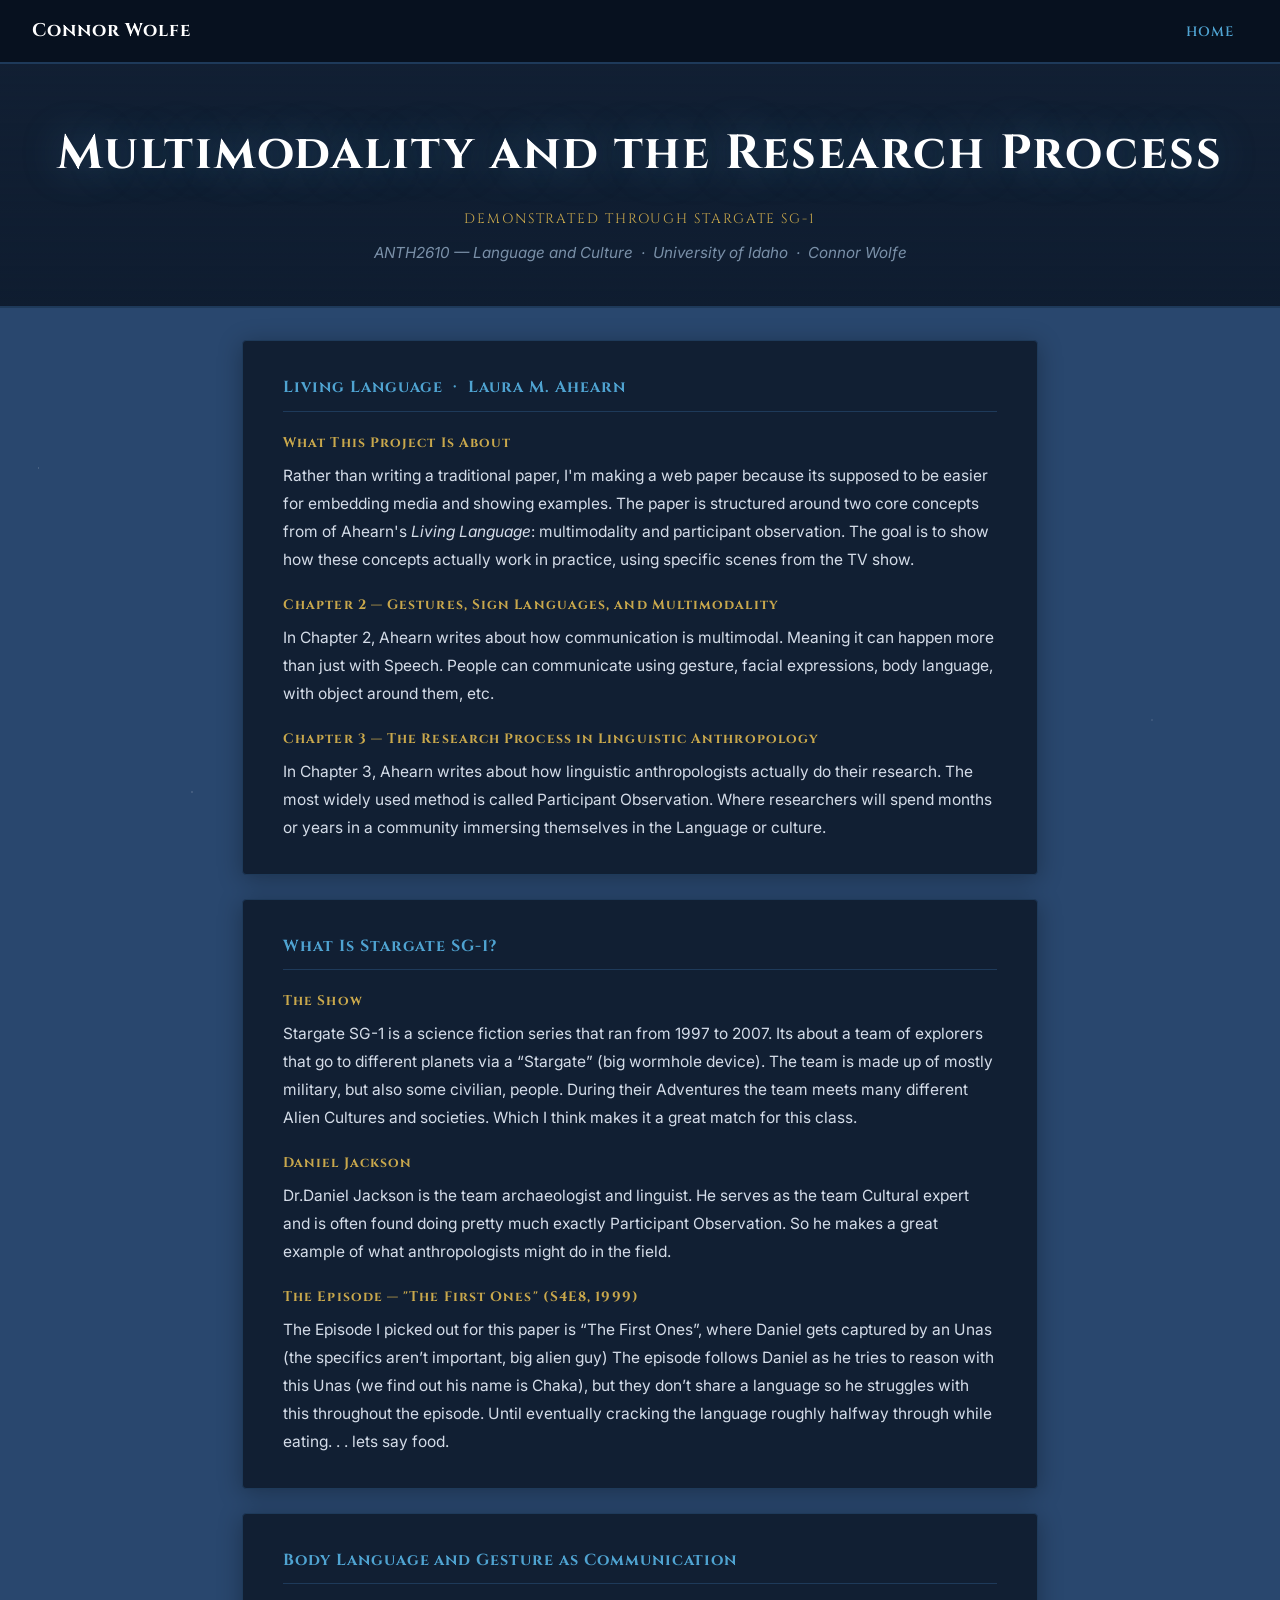
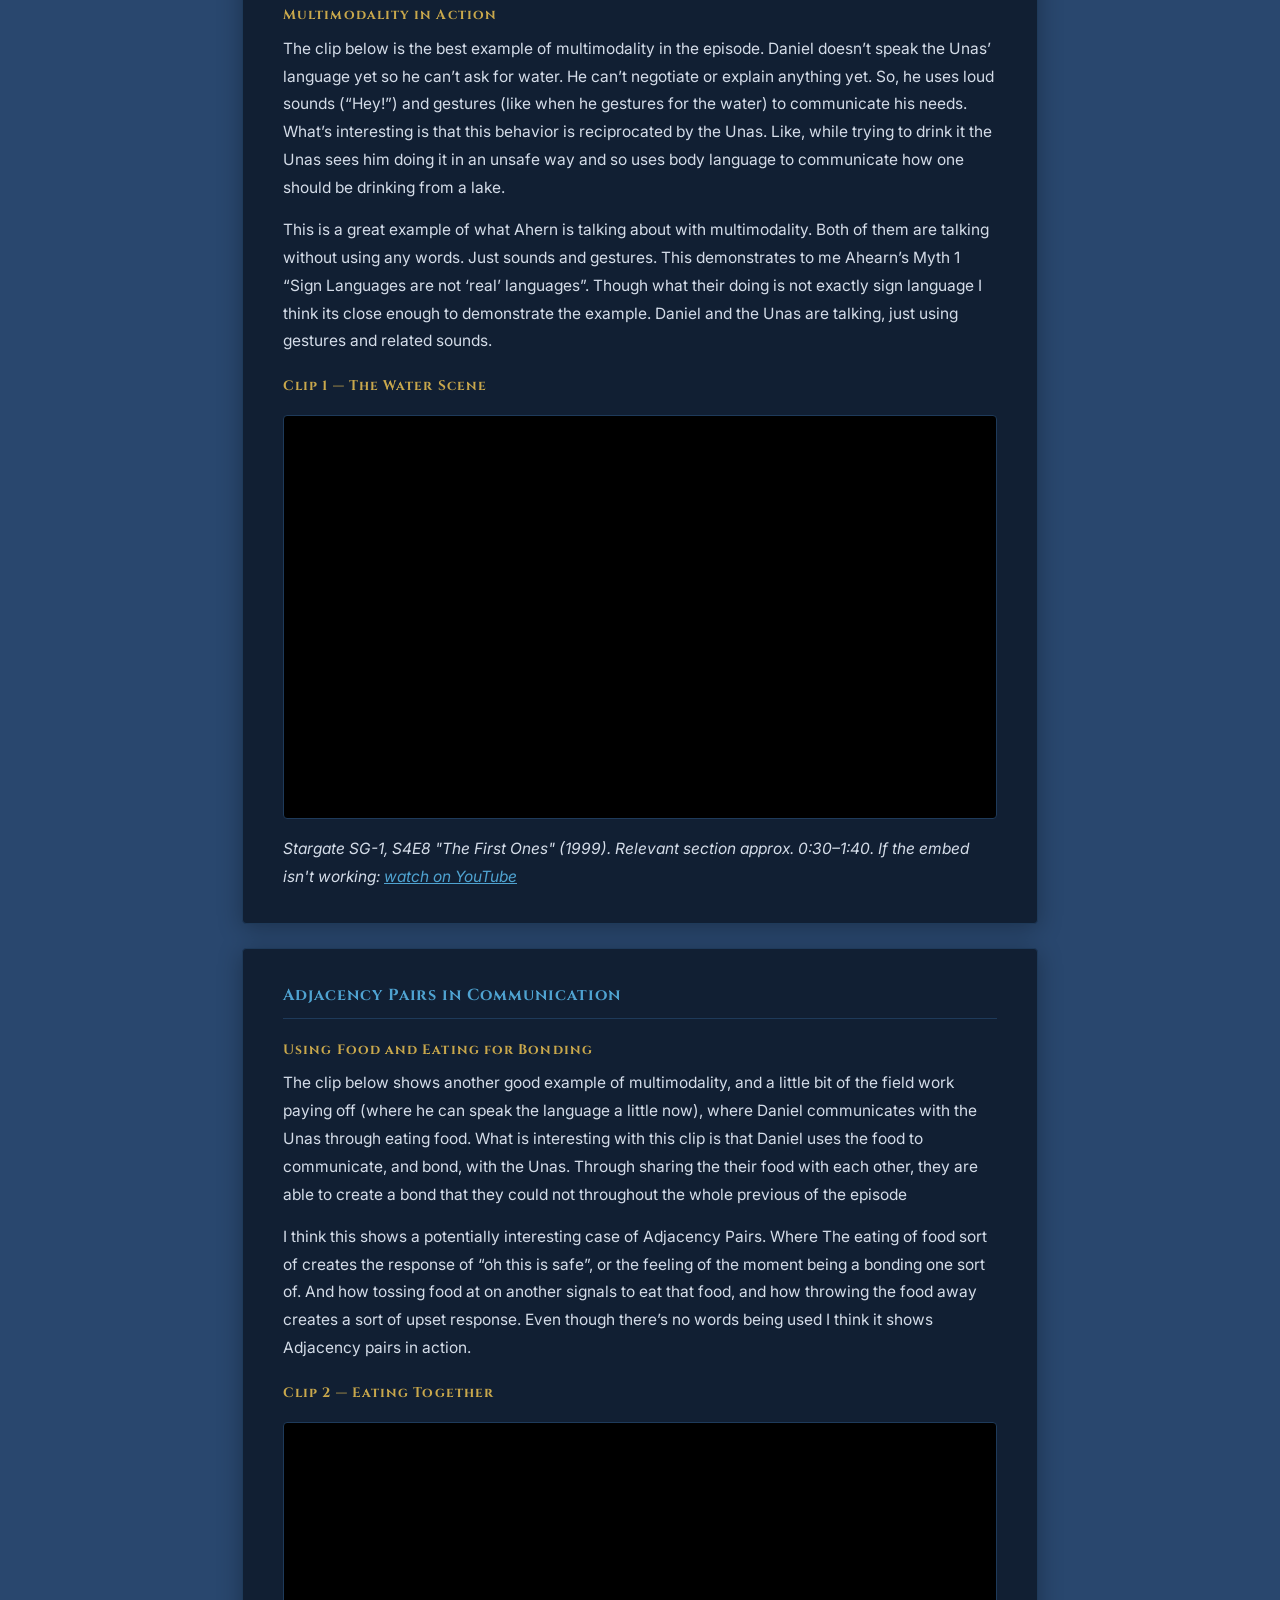
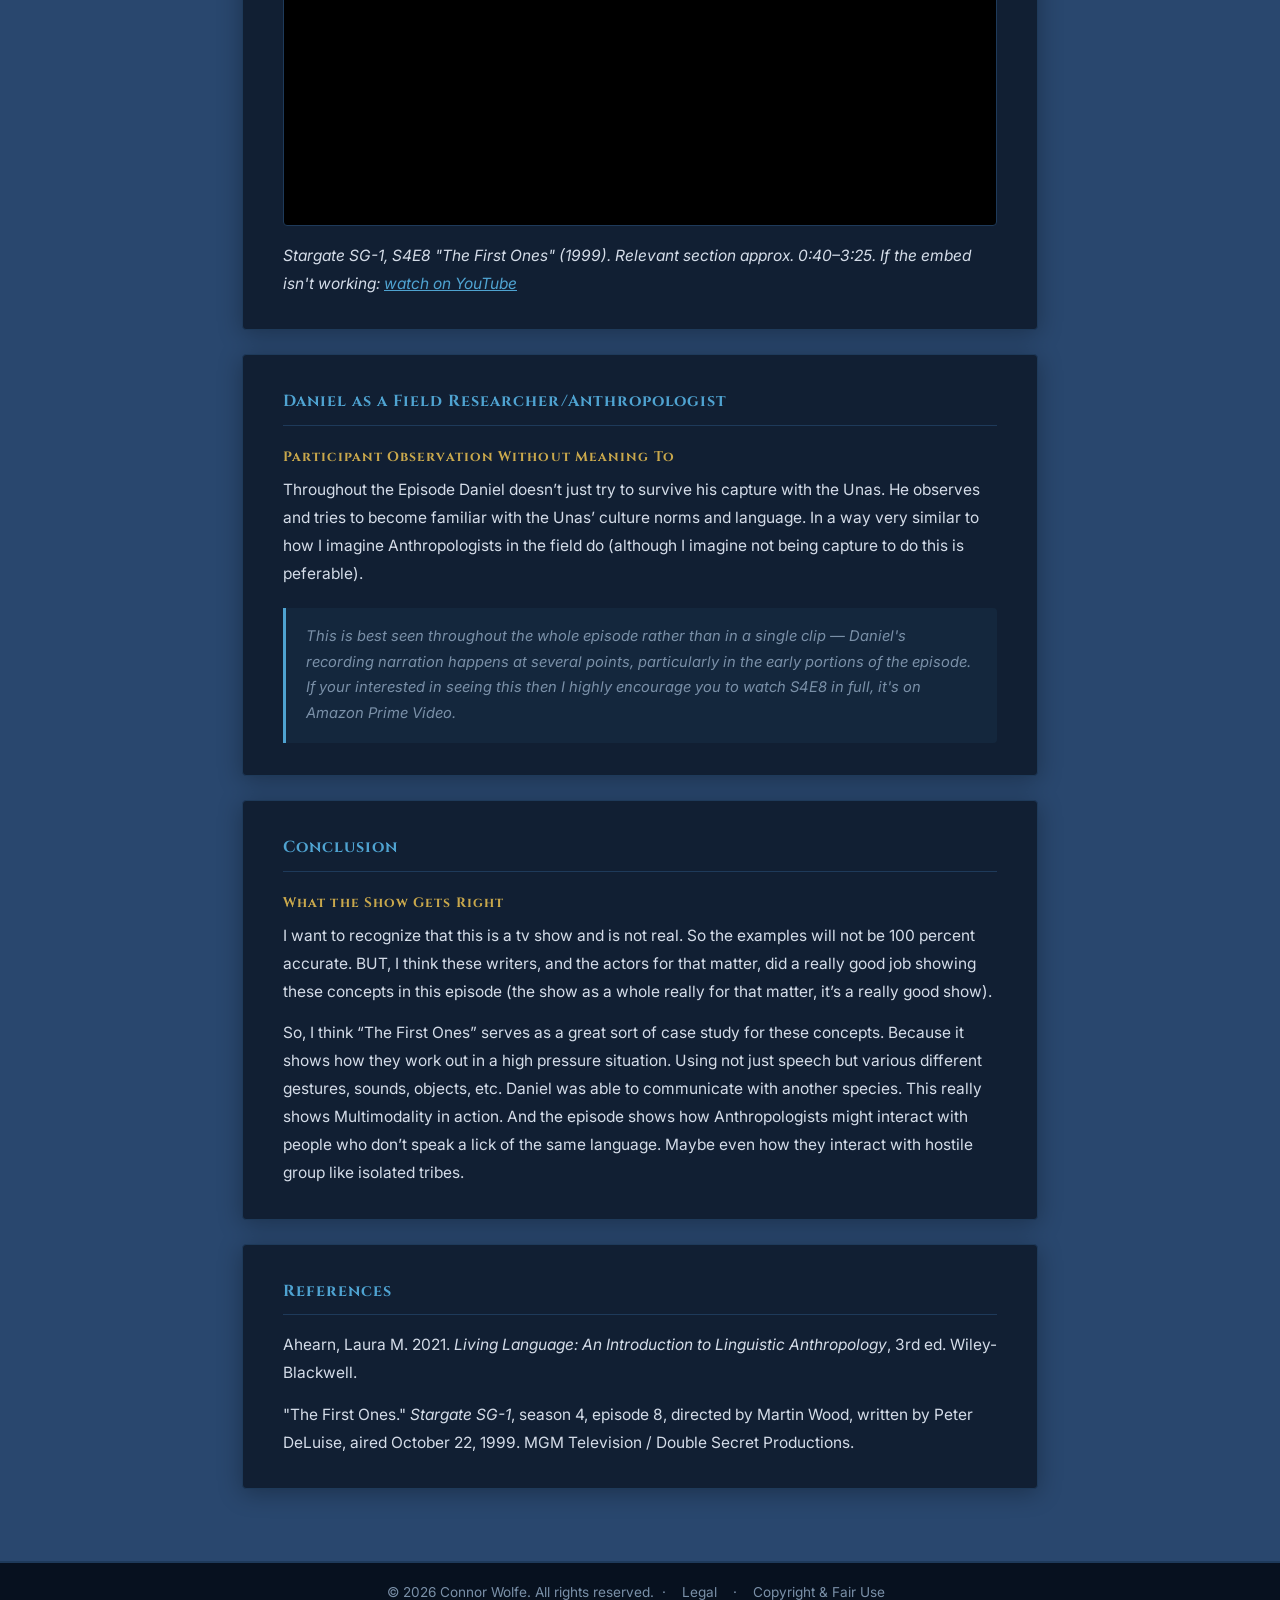
<file: index.html>
<!DOCTYPE html>
<html lang="en">
<head>
    <meta charset="UTF-8">
    <meta name="viewport" content="width=device-width, initial-scale=1.0">
    <title>ANTH2610 Midterm - WebPaper — Connor Wolfe</title>
    <link rel="stylesheet" href="my_style.css">
   
</head>

<body>
    <div id="stars"></div>

    <!-- ══ NAV ══ -->
    <nav class="navbar">
        <a class="navbar-brand" href="index.html">Connor Wolfe</a>
        <button class="navbar-toggle" aria-label="Toggle menu" aria-expanded="false">
            <span></span><span></span><span></span>
        </button>
        <ul class="navbar-nav" id="navbar-nav">
            <li><a class="nav-link active" href="index.html">Home</a></li>
        </ul>
    </nav>

    <!-- ══ HERO HEADER ══ -->
    <header class="top-header">
        <h1>Multimodality and the Research Process</h1>
        <h2>Demonstrated through Stargate SG-1</h2>
        <p>ANTH2610 — Language and Culture &nbsp;·&nbsp; University of Idaho &nbsp;·&nbsp; Connor Wolfe</p>
    </header>

    <main>
        <div class="wrap">

            <!-- ══ SECTION 1: BACKGROUND ══ -->
            <div class="panel">
                <h2>Living Language &nbsp;·&nbsp; Laura M. Ahearn</h2>
                <h3>What This Project Is About</h3>
                <p>
                    Rather than writing a traditional paper, I'm making a web paper because its supposed to be easier for embedding media and showing examples. The paper is structured around two core concepts from of Ahearn's <em>Living Language</em>: multimodality and participant observation. The goal is to show how these concepts actually work in practice, using specific scenes from the TV show.
                </p>

                <h3>Chapter 2 — Gestures, Sign Languages, and Multimodality</h3>
                <p>
                  In Chapter 2, Ahearn writes about how communication is multimodal. Meaning it can happen more than just with Speech.  People can communicate using gesture, facial expressions, body language, with object around them, etc.  
                </p>

                <h3>Chapter 3 — The Research Process in Linguistic Anthropology</h3>
                <p>
 In Chapter 3, Ahearn writes about how linguistic anthropologists actually do their research. The most widely used method is called Participant Observation. Where researchers will spend months or years in a community immersing themselves in the Language or culture.                 </p>
            </div>

            <!-- ══ SECTION 2: SHOW BACKGROUND ══ -->
            <div class="panel">
                <h2>What Is Stargate SG-1?</h2>
                <h3>The Show</h3>
                <p>
                   Stargate SG-1 is a science fiction series that ran from 1997 to 2007. Its about a team of explorers that go to different planets via a “Stargate” (big wormhole device). The team is made up of mostly military, but also some civilian, people. During their Adventures the team meets many different Alien Cultures and societies. Which I think makes it a great match for this class. 
                </p>

                <h3>Daniel Jackson</h3>
                <p>
                    Dr.Daniel Jackson is the team archaeologist and linguist. He serves as the team Cultural expert and is often found doing pretty much exactly Participant Observation. So he makes a great example of what anthropologists might do in the field.
                </p>

                <h3>The Episode — "The First Ones" (S4E8, 1999)</h3>
                <p>
                    The Episode I picked out for this paper is “The First Ones”, where Daniel gets captured by an Unas (the specifics aren’t important, big alien guy) The episode follows Daniel as he tries to reason with this Unas (we find out his name is Chaka), but they don’t share a language so he struggles with this throughout the episode. Until eventually cracking the language roughly halfway through while eating. . . lets say food. 
                </p>
            </div>

            <!-- ══ SECTION 3: BODY LANGUAGE AND GESTURES ══ -->
            <div class="panel">
                <h2>Body Language and Gesture as Communication</h2>
                <h3>Multimodality in Action</h3>
                <p>
                    The clip below is the best example of multimodality in the episode.  Daniel doesn’t speak the Unas’ language yet so he can’t ask for water. He can’t negotiate or explain anything yet. So, he uses loud sounds (“Hey!”) and gestures (like when he gestures for the water) to communicate his needs. What’s interesting is that this behavior is reciprocated by the Unas. Like, while trying to drink it the Unas sees him doing it in an unsafe way and so uses body language to communicate how one should be drinking from a lake. 
                </p>
                <p>
                    This is a great example of what Ahern is talking about with multimodality. Both of them are talking without using any words. Just sounds and gestures. This demonstrates to me Ahearn’s Myth 1 “Sign Languages are not ‘real’ languages”. Though what their doing is not exactly sign language I think its close enough to demonstrate the example. Daniel and the Unas are talking, just using gestures and related sounds.
                </p>

                <h3>Clip 1 — The Water Scene</h3>
                <div class="video-wrap">
                    <iframe
                        src="https://www.youtube.com/embed/R0ENiOh0Pjc?start=30"
                        title="Daniel uses gesture and body language with Chaka — The First Ones"
                        allow="accelerometer; autoplay; clipboard-write; encrypted-media; gyroscope; picture-in-picture"
                        allowfullscreen>
                    </iframe>
                </div>
                <p class="video-caption">
                    Stargate SG-1, S4E8 "The First Ones" (1999). Relevant section approx. 0:30–1:40.
                    If the embed isn't working: <a href="https://youtu.be/R0ENiOh0Pjc?t=30" target="_blank" rel="noopener">watch on YouTube</a>
                </p>
            </div>

            <!-- ══ SECTION 4: SHARED MEAL ══ -->
            <div class="panel">
                <h2>Adjacency Pairs in Communication</h2>
                <h3>Using Food and Eating for Bonding</h3>
                <p>
                    The clip below shows another good example of multimodality, and a little bit of the field work paying off (where he can speak the language a little now), where Daniel communicates with the Unas through eating food. What is interesting with this clip is that Daniel uses the food to communicate, and bond, with the Unas. Through sharing the their food with each other, they are able to create a bond that they could not throughout the whole previous of the episode
                </p>
                <p>
                    I think this shows a potentially interesting case of Adjacency Pairs. Where The eating of food sort of creates the response of “oh this is safe”, or the feeling of the moment being a bonding one sort of. And how tossing food at on another signals to eat that food, and how throwing the food away creates a sort of upset response. Even though there’s no words being used I think it shows Adjacency pairs in action.
                </p>

                <h3>Clip 2 — Eating Together</h3>
                <div class="video-wrap">
                    <iframe
                        src="https://www.youtube.com/embed/7CDwfX66Fyw?start=40"
                        title="Daniel and Chaka share a meal — The First Ones"
                        allow="accelerometer; autoplay; clipboard-write; encrypted-media; gyroscope; picture-in-picture"
                        allowfullscreen>
                    </iframe>
                </div>
                <p class="video-caption">
                    Stargate SG-1, S4E8 "The First Ones" (1999). Relevant section approx. 0:40–3:25.
                    If the embed isn't working: <a href="https://youtu.be/7CDwfX66Fyw?t=40" target="_blank" rel="noopener">watch on YouTube</a>
                </p>
            </div>

            <!-- ══ SECTION 5: RESEARCH PROCESS (no clip) ══ -->
            <div class="panel">
                <h2>Daniel as a Field Researcher/Anthropologist</h2>
                <h3>Participant Observation Without Meaning To</h3>
                <p>
                     Throughout the Episode Daniel doesn’t just try to survive his capture with the Unas. He observes and tries to become familiar with the Unas’ culture norms and language. In a way very similar to how I imagine Anthropologists in the field do (although I imagine not being capture to do this is peferable). 
                </p>
                <div class="note-block">
                    <i>This is best seen throughout the whole episode rather than in a single clip — Daniel's recording narration happens at several points, particularly in the early portions of the episode. If your interested in seeing this then I highly encourage you to watch S4E8 in full, it's on Amazon Prime Video.</i>
                </div>
            </div>

            <!-- ══ SECTION 6: CONCLUSION ══ -->
            <div class="panel">
                <h2>Conclusion</h2>
                <h3>What the Show Gets Right</h3>
                <p>
                    I want to recognize that this is a tv show and is not real. So the examples will not be 100 percent accurate. BUT, I think these writers, and the actors for that matter, did a really good job showing these concepts in this episode (the show as a whole really for that matter, it’s a really good show).  
                </p>
                <p>
                    So, I think “The First Ones” serves as a great sort of case study for these concepts. Because it shows how they work out in a high pressure situation. Using not just speech but various different gestures, sounds, objects, etc. Daniel was able to communicate with another species. This really shows Multimodality in action. And the episode shows how Anthropologists might interact with people who don’t speak a lick of the same language. Maybe even how they interact with hostile group like isolated tribes. 
                </p>

            </div>

            <div class="panel">
                <h2>References</h2>
                <p>
                    Ahearn, Laura M. 2021. <em>Living Language: An Introduction to Linguistic Anthropology</em>, 3rd ed. Wiley-Blackwell.
                </p>
                <p>
                    "The First Ones." <em>Stargate SG-1</em>, season 4, episode 8, directed by Martin Wood, written by Peter DeLuise, aired October 22, 1999. MGM Television / Double Secret Productions.
                </p>
            </div>

        </div>
    </main>

    <!-- ══ FOOTER ══ -->
    <footer>
        <div class="footer-content">
            &copy; 2026 Connor Wolfe. All rights reserved.
            &nbsp;·&nbsp;
            <a href="legal.html">Legal</a>
            &nbsp;·&nbsp;
            <a href="fair_use_disclaimer.html">Copyright &amp; Fair Use</a>
        </div>
    </footer>

    <script>
        const toggle = document.querySelector('.navbar-toggle');
        const nav = document.getElementById('navbar-nav');
        toggle.addEventListener('click', () => {
            const open = nav.classList.toggle('open');
            toggle.setAttribute('aria-expanded', open);
        });
    </script>

</body>
</html>
</file>
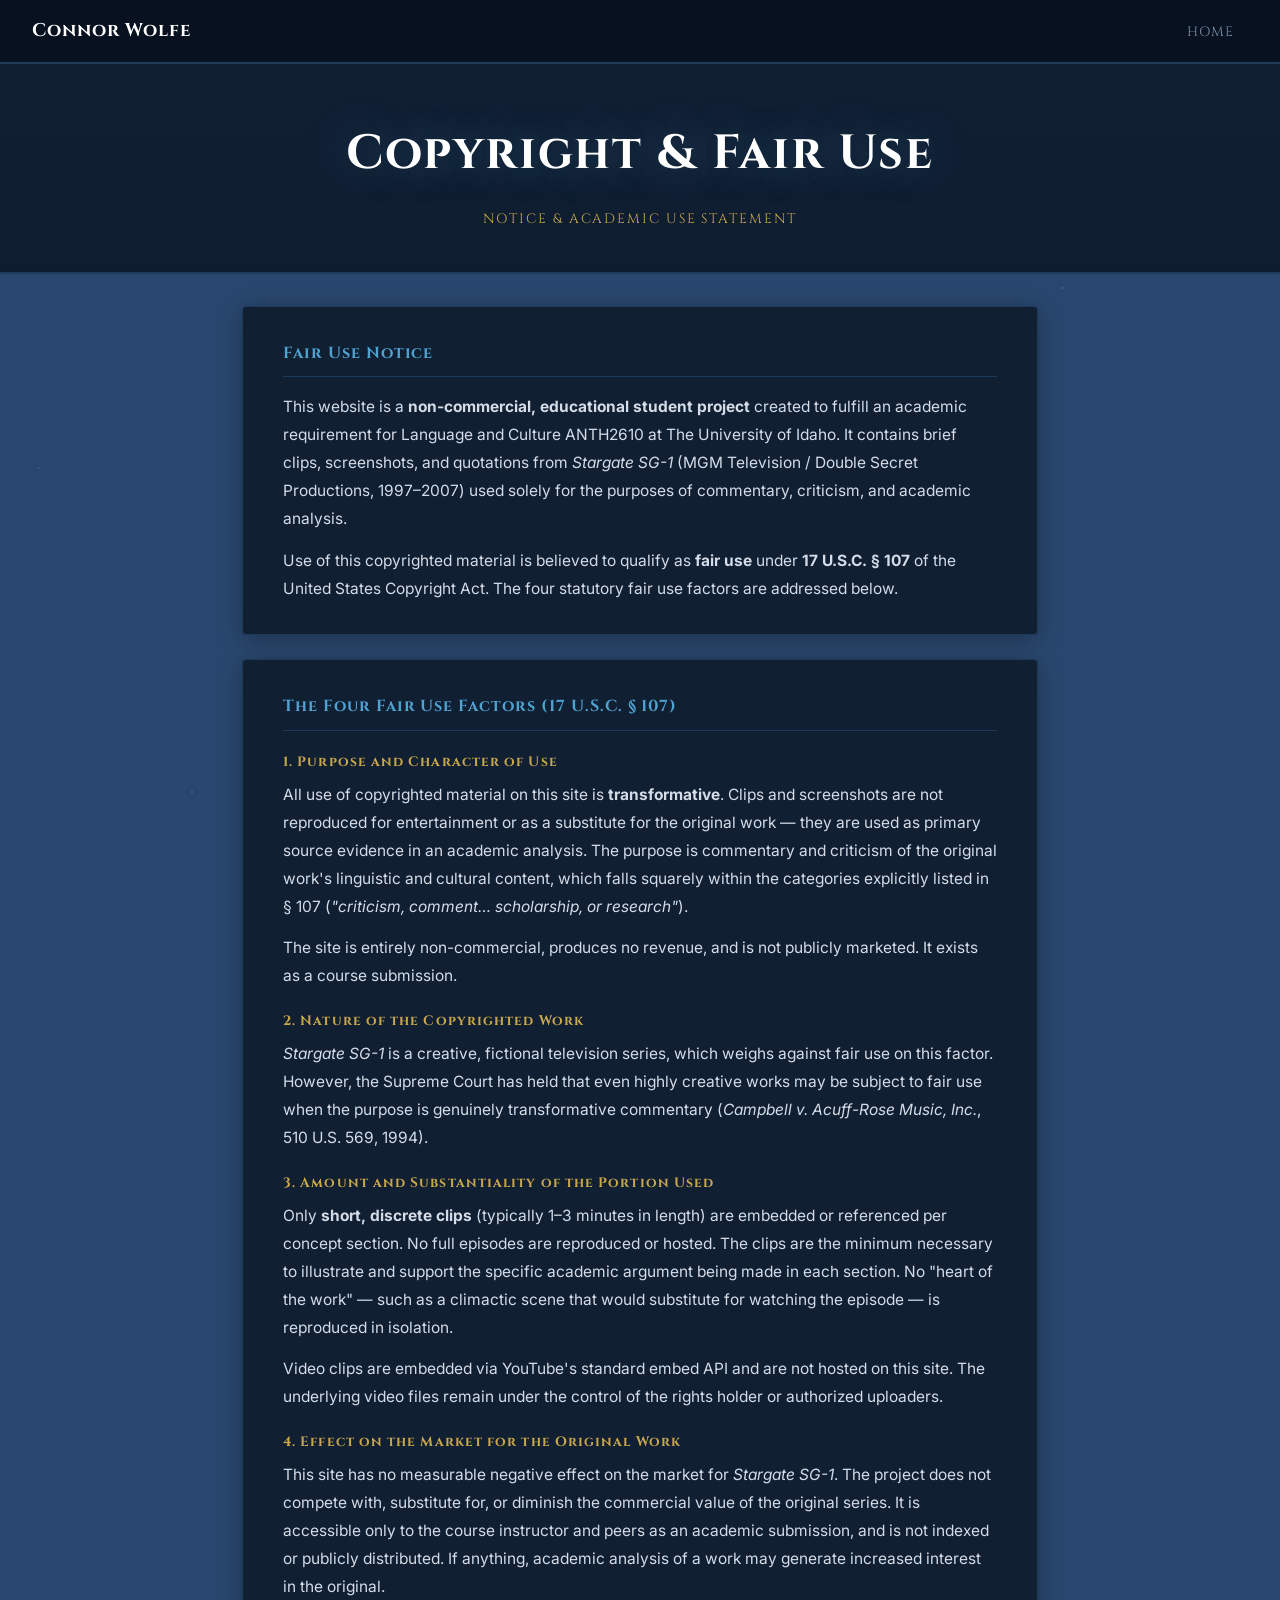
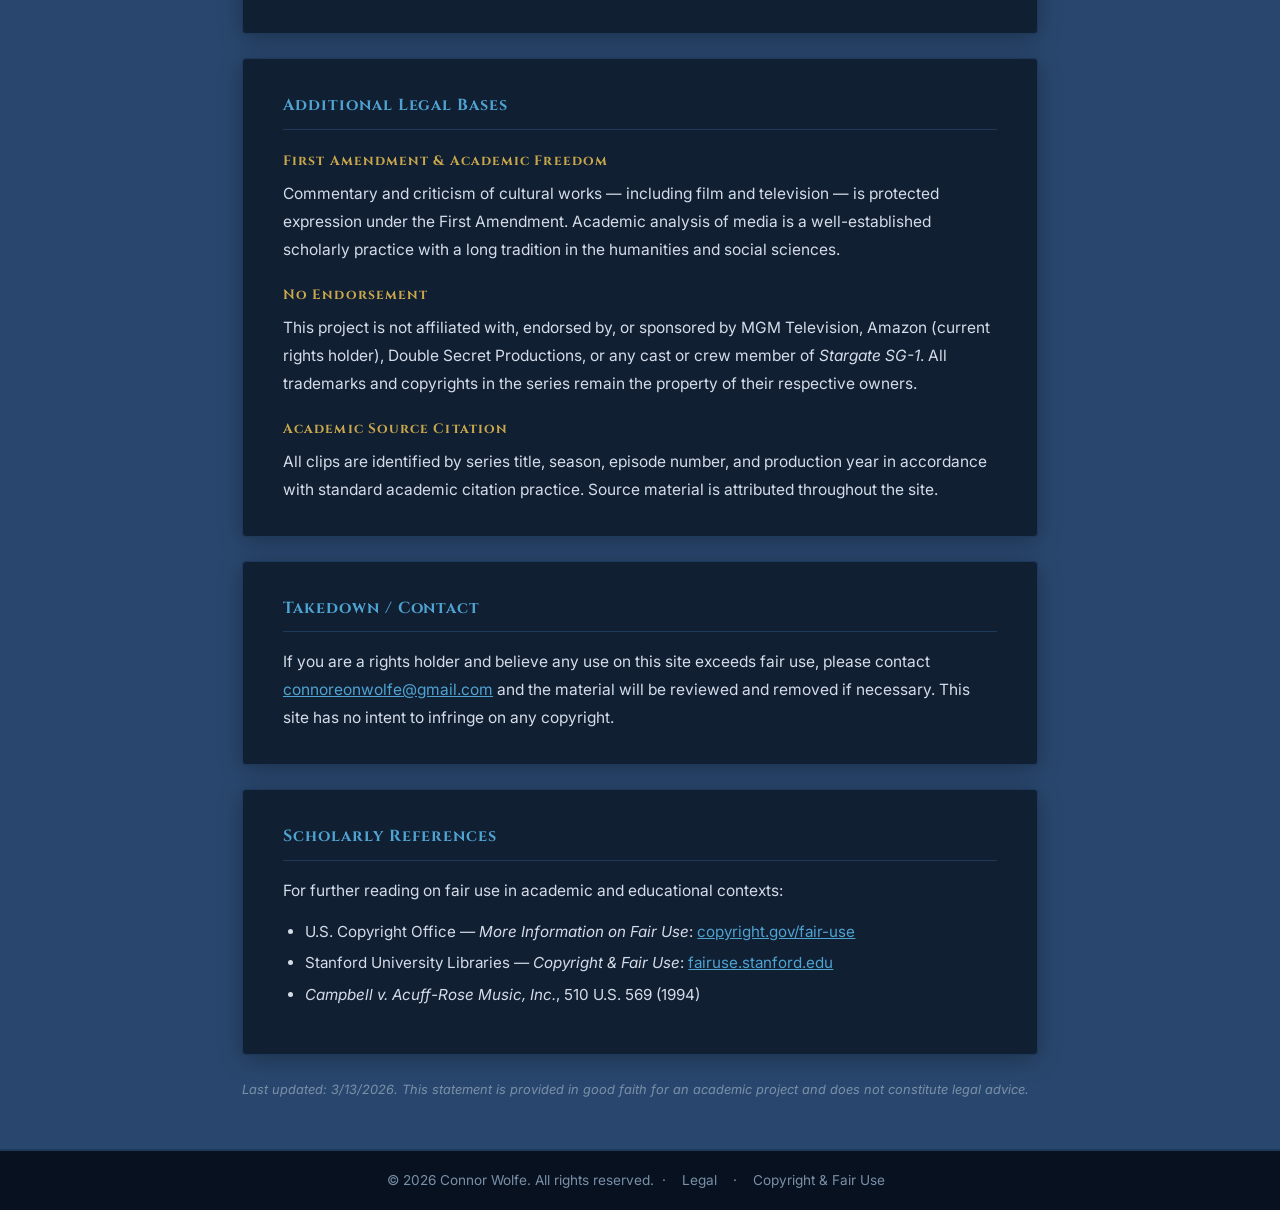
<file: fair_use_disclaimer.html>
<!DOCTYPE html>
<html lang="en">
<head>
    <meta charset="UTF-8">
    <meta name="viewport" content="width=device-width, initial-scale=1.0">
    <title>ANTH2610 Midterm - WebPaper — Connor Wolfe</title>
    <link rel="stylesheet" href="my_style.css">
</head>

<body>
    <div id="stars"></div>

    <!-- ══ NAV ══ -->
    <nav class="navbar">
        <a class="navbar-brand" href="index.html">Connor Wolfe</a>
        <button class="navbar-toggle" aria-label="Toggle menu" aria-expanded="false">
            <span></span><span></span><span></span>
        </button>
        <ul class="navbar-nav" id="navbar-nav">
            <li><a class="nav-link" href="index.html">Home</a></li>
        </ul>
    </nav>

    <!-- ══ HERO HEADER ══ -->
    <header class="top-header">
        <h1>Copyright &amp; Fair Use</h1>
        <h2>Notice &amp; Academic Use Statement</h2>
    </header>

    <main>
        <div class="wrap">

            <div class="panel">
                <h2>Fair Use Notice</h2>
                <p>
                    This website is a <strong>non-commercial, educational student project</strong> created to fulfill an academic requirement for Language and Culture ANTH2610 at The University of Idaho. It contains brief clips, screenshots, and quotations from <em>Stargate SG-1</em> (MGM Television / Double Secret Productions, 1997–2007) used solely for the purposes of commentary, criticism, and academic analysis.
                </p>
                <p>
                    Use of this copyrighted material is believed to qualify as <strong>fair use</strong> under <strong>17 U.S.C. § 107</strong> of the United States Copyright Act. The four statutory fair use factors are addressed below.
                </p>
            </div>

            <div class="panel">
                <h2>The Four Fair Use Factors (17 U.S.C. § 107)</h2>

                <h3>1. Purpose and Character of Use</h3>
                <p>
                    All use of copyrighted material on this site is <strong>transformative</strong>. Clips and screenshots are not reproduced for entertainment or as a substitute for the original work — they are used as primary source evidence in an academic analysis. The purpose is commentary and criticism of the original work's linguistic and cultural content, which falls squarely within the categories explicitly listed in § 107 (<em>"criticism, comment… scholarship, or research"</em>).
                </p>
                <p>
                    The site is entirely non-commercial, produces no revenue, and is not publicly marketed. It exists as a course submission.
                </p>

                <h3>2. Nature of the Copyrighted Work</h3>
                <p>
                    <em>Stargate SG-1</em> is a creative, fictional television series, which weighs against fair use on this factor. However, the Supreme Court has held that even highly creative works may be subject to fair use when the purpose is genuinely transformative commentary (<em>Campbell v. Acuff-Rose Music, Inc.</em>, 510 U.S. 569, 1994).
                </p>

                <h3>3. Amount and Substantiality of the Portion Used</h3>
                <p>
                    Only <strong>short, discrete clips</strong> (typically 1–3 minutes in length) are embedded or referenced per concept section. No full episodes are reproduced or hosted. The clips are the minimum necessary to illustrate and support the specific academic argument being made in each section. No "heart of the work" — such as a climactic scene that would substitute for watching the episode — is reproduced in isolation.
                </p>
                <p>
                    Video clips are embedded via YouTube's standard embed API and are not hosted on this site. The underlying video files remain under the control of the rights holder or authorized uploaders.
                </p>

                <h3>4. Effect on the Market for the Original Work</h3>
                <p>
                    This site has no measurable negative effect on the market for <em>Stargate SG-1</em>. The project does not compete with, substitute for, or diminish the commercial value of the original series. It is accessible only to the course instructor and peers as an academic submission, and is not indexed or publicly distributed. If anything, academic analysis of a work may generate increased interest in the original.
                </p>
            </div>

            <div class="panel">
                <h2>Additional Legal Bases</h2>

                <h3>First Amendment &amp; Academic Freedom</h3>
                <p>
                    Commentary and criticism of cultural works — including film and television — is protected expression under the First Amendment. Academic analysis of media is a well-established scholarly practice with a long tradition in the humanities and social sciences.
                </p>

                <h3>No Endorsement</h3>
                <p>
                    This project is not affiliated with, endorsed by, or sponsored by MGM Television, Amazon (current rights holder), Double Secret Productions, or any cast or crew member of <em>Stargate SG-1</em>. All trademarks and copyrights in the series remain the property of their respective owners.
                </p>

                <h3>Academic Source Citation</h3>
                <p>
                    All clips are identified by series title, season, episode number, and production year in accordance with standard academic citation practice. Source material is attributed throughout the site.
                </p>
            </div>

            <div class="panel">
                <h2>Takedown / Contact</h2>
                <p>
                    If you are a rights holder and believe any use on this site exceeds fair use, please contact <a href="mailto:connoreonwolfe@gmail.com">connoreonwolfe@gmail.com</a> and the material will be reviewed and removed if necessary. This site has no intent to infringe on any copyright.
                </p>
            </div>

            <div class="panel">
                <h2>Scholarly References</h2>
                <p>For further reading on fair use in academic and educational contexts:</p>
                <ul>
                    <li>U.S. Copyright Office — <em>More Information on Fair Use</em>: <a href="https://www.copyright.gov/fair-use/" target="_blank" rel="noopener">copyright.gov/fair-use</a></li>
                    <li>Stanford University Libraries — <em>Copyright &amp; Fair Use</em>: <a href="https://fairuse.stanford.edu/" target="_blank" rel="noopener">fairuse.stanford.edu</a></li>
                    <li><em>Campbell v. Acuff-Rose Music, Inc.</em>, 510 U.S. 569 (1994)</li>
                </ul>
            </div>

            <p class="text-muted" style="font-size:0.8rem; font-style:italic; margin-top:1rem;">
                Last updated: 3/13/2026. This statement is provided in good faith for an academic project and does not constitute legal advice.
            </p>

        </div>
    </main>

    <!-- ══ FOOTER ══ -->
    <footer>
        <div class="footer-content">
            &copy; 2026 Connor Wolfe. All rights reserved.
            &nbsp;·&nbsp;
            <a href="legal.html">Legal</a>
            &nbsp;·&nbsp;
            <a href="fair_use_disclaimer.html">Copyright &amp; Fair Use</a>
        </div>
    </footer>

    <script>
        const toggle = document.querySelector('.navbar-toggle');
        const nav = document.getElementById('navbar-nav');
        toggle.addEventListener('click', () => {
            const open = nav.classList.toggle('open');
            toggle.setAttribute('aria-expanded', open);
        });
    </script>

</body>
</html>
</file>
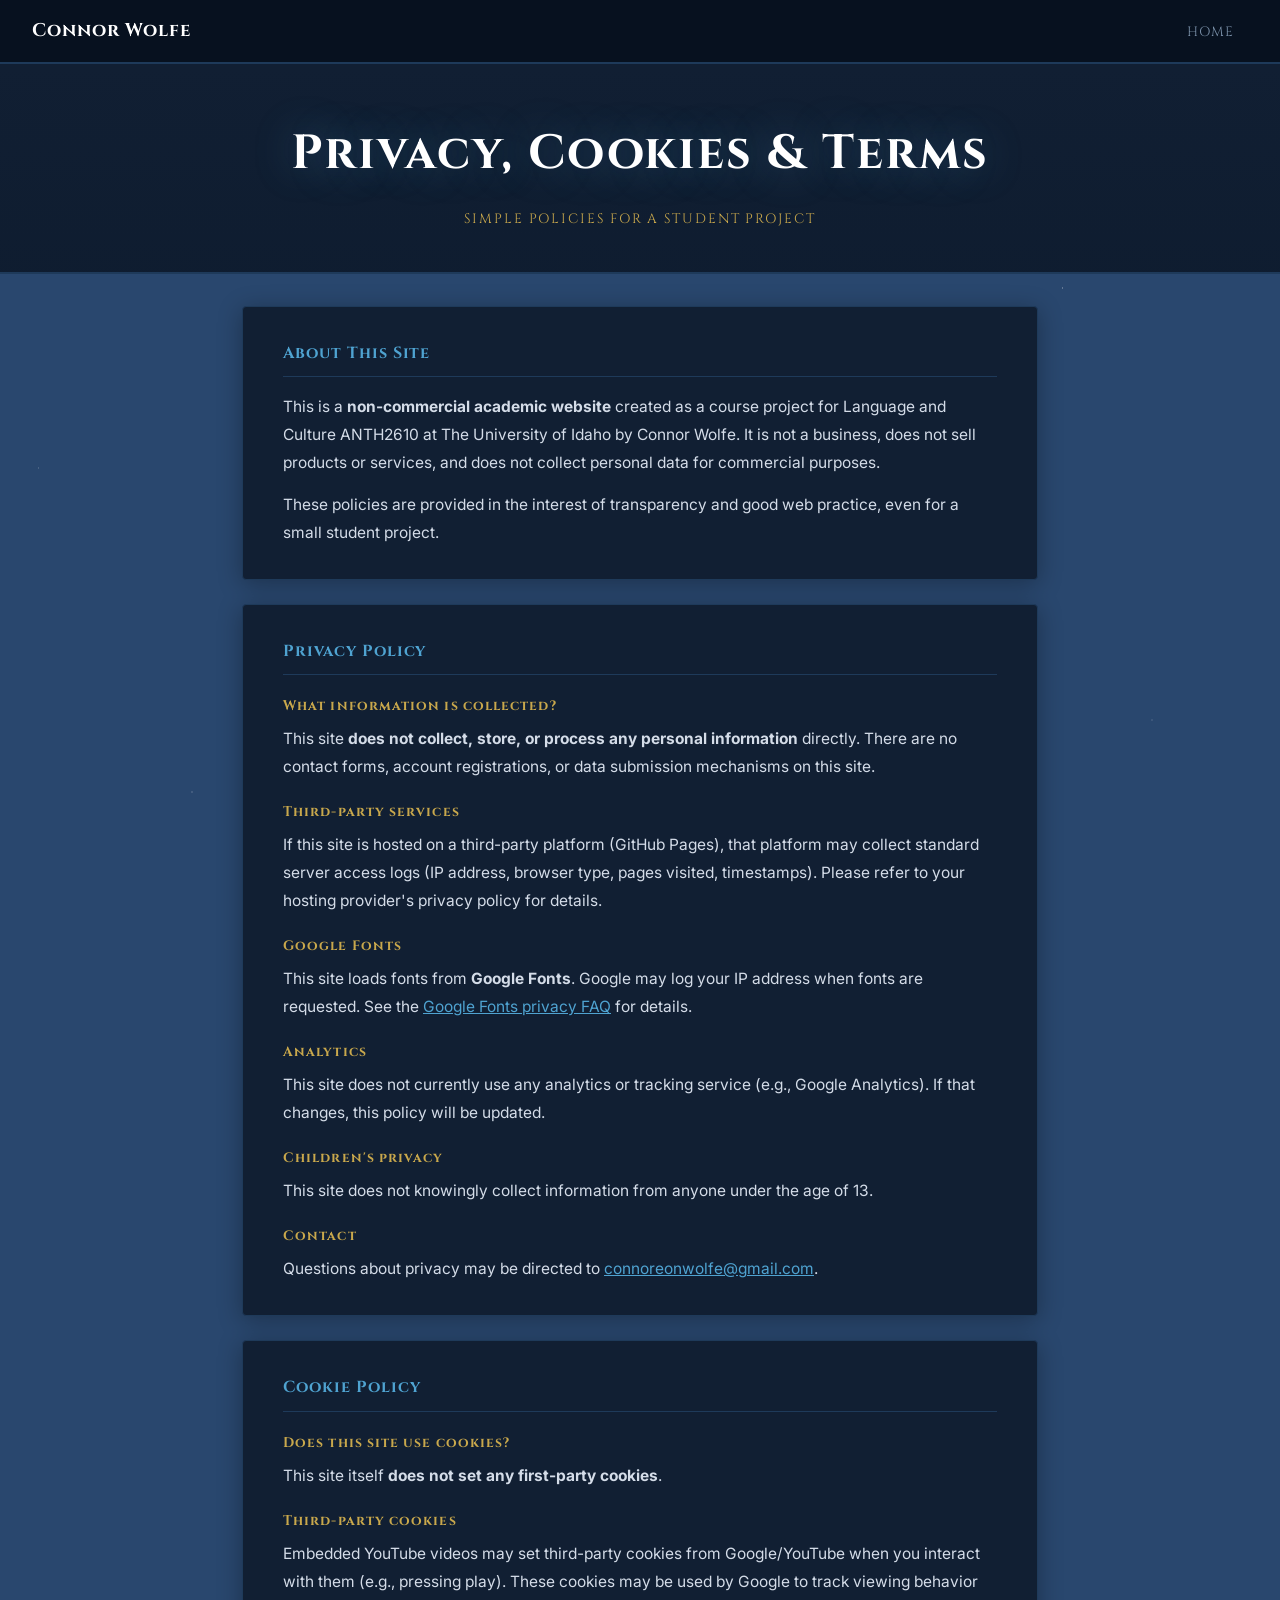
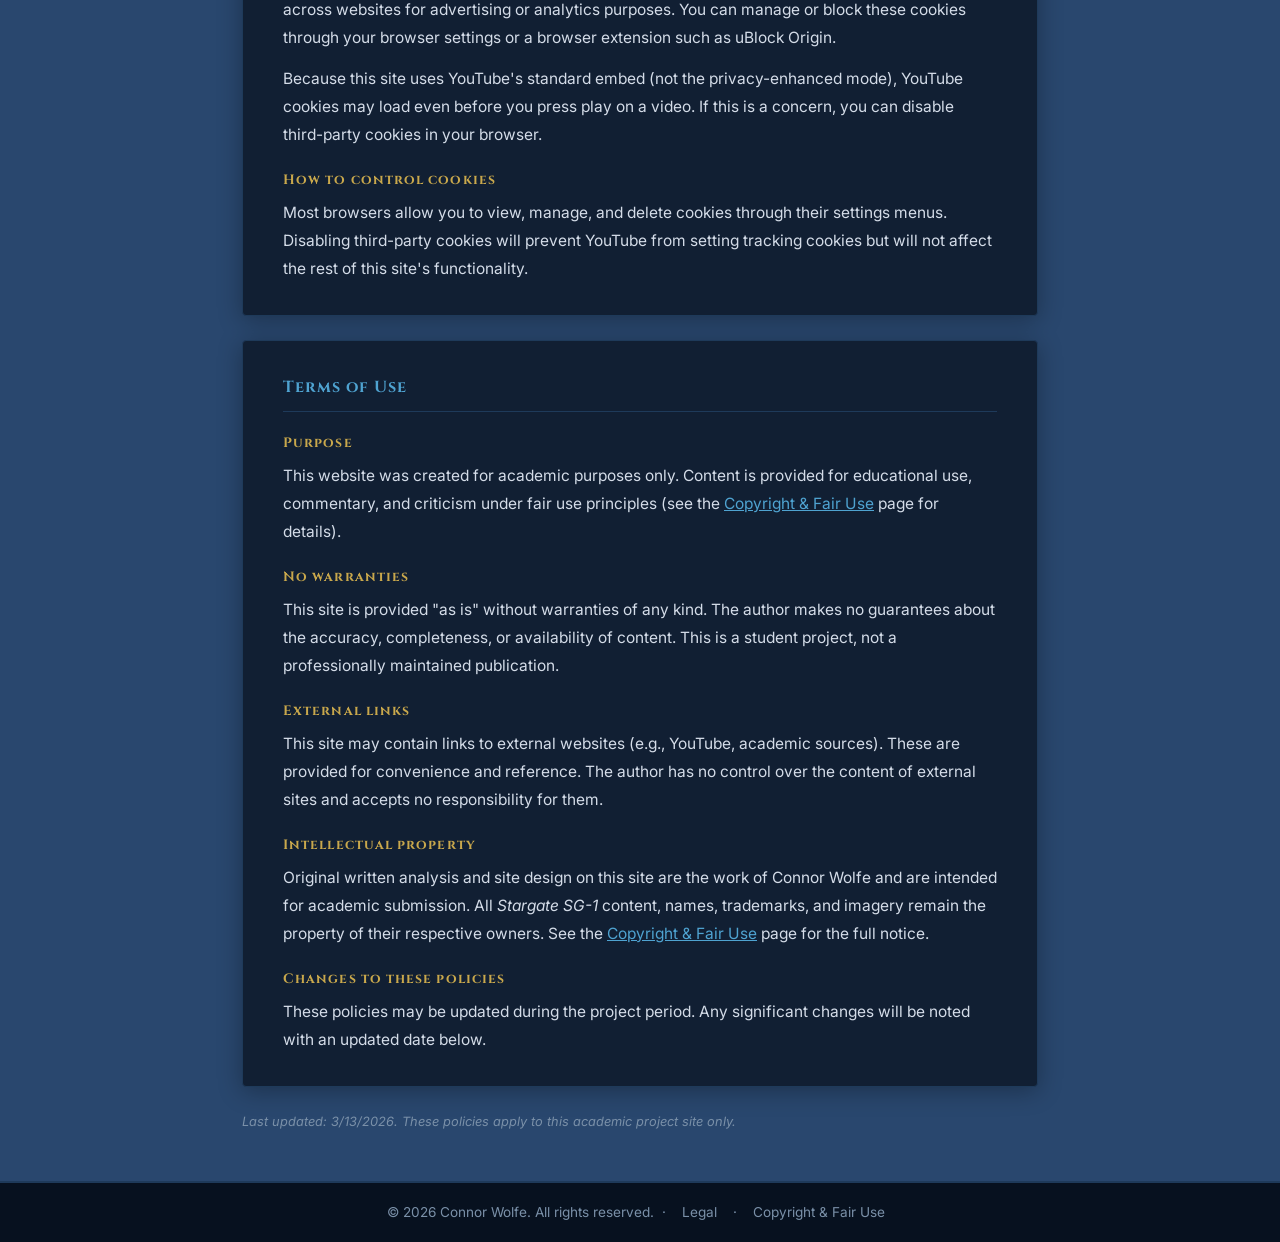
<file: legal.html>
<!DOCTYPE html>
<html lang="en">
<head>
    <meta charset="UTF-8">
    <meta name="viewport" content="width=device-width, initial-scale=1.0">
    <title>ANTH2610 Midterm - WebPaper — Connor Wolfe</title>
    <link rel="stylesheet" href="my_style.css">
</head>

<body>
    <div id="stars"></div>

    <!-- ══ NAV ══ -->
    <nav class="navbar">
        <a class="navbar-brand" href="index.html">Connor Wolfe</a>
        <button class="navbar-toggle" aria-label="Toggle menu" aria-expanded="false">
            <span></span><span></span><span></span>
        </button>
        <ul class="navbar-nav" id="navbar-nav">
            <li><a class="nav-link" href="index.html">Home</a></li>
        </ul>
    </nav>

    <!-- ══ HERO HEADER ══ -->
    <header class="top-header">
        <h1>Privacy, Cookies &amp; Terms</h1>
        <h2>Simple Policies for a Student Project</h2>
    </header>

    <main>
        <div class="wrap">

            <div class="panel">
                <h2>About This Site</h2>
                <p>
                    This is a <strong>non-commercial academic website</strong> created as a course project for Language and Culture ANTH2610 at The University of Idaho by Connor Wolfe. It is not a business, does not sell products or services, and does not collect personal data for commercial purposes.
                </p>
                <p>
                    These policies are provided in the interest of transparency and good web practice, even for a small student project.
                </p>
            </div>

            <div class="panel">
                <h2>Privacy Policy</h2>

                <h3>What information is collected?</h3>
                <p>
                    This site <strong>does not collect, store, or process any personal information</strong> directly. There are no contact forms, account registrations, or data submission mechanisms on this site.
                </p>

                <h3>Third-party services</h3>
                <p>
                    If this site is hosted on a third-party platform (GitHub Pages), that platform may collect standard server access logs (IP address, browser type, pages visited, timestamps). Please refer to your hosting provider's privacy policy for details.
                </p>

                <h3>Google Fonts</h3>
                <p>
                    This site loads fonts from <strong>Google Fonts</strong>. Google may log your IP address when fonts are requested. See the <a href="https://developers.google.com/fonts/faq/privacy" target="_blank" rel="noopener">Google Fonts privacy FAQ</a> for details.
                </p>

                <h3>Analytics</h3>
                <p>
                    This site does not currently use any analytics or tracking service (e.g., Google Analytics). If that changes, this policy will be updated.
                </p>

                <h3>Children's privacy</h3>
                <p>
                    This site does not knowingly collect information from anyone under the age of 13.
                </p>

                <h3>Contact</h3>
                <p>
                    Questions about privacy may be directed to <a href="mailto:connoreonwolfe@gmail.com">connoreonwolfe@gmail.com</a>.
                </p>
            </div>

            <div class="panel">
                <h2>Cookie Policy</h2>

                <h3>Does this site use cookies?</h3>
                <p>
                    This site itself <strong>does not set any first-party cookies</strong>.
                </p>

                <h3>Third-party cookies</h3>
                <p>
                    Embedded YouTube videos may set third-party cookies from Google/YouTube when you interact with them (e.g., pressing play). These cookies may be used by Google to track viewing behavior across websites for advertising or analytics purposes. You can manage or block these cookies through your browser settings or a browser extension such as uBlock Origin.
                </p>
                <p>
                    Because this site uses YouTube's standard embed (not the privacy-enhanced mode), YouTube cookies may load even before you press play on a video. If this is a concern, you can disable third-party cookies in your browser.
                </p>

                <h3>How to control cookies</h3>
                <p>
                    Most browsers allow you to view, manage, and delete cookies through their settings menus. Disabling third-party cookies will prevent YouTube from setting tracking cookies but will not affect the rest of this site's functionality.
                </p>
            </div>

            <div class="panel">
                <h2>Terms of Use</h2>

                <h3>Purpose</h3>
                <p>
                    This website was created for academic purposes only. Content is provided for educational use, commentary, and criticism under fair use principles (see the <a href="fair_use_disclaimer.html">Copyright &amp; Fair Use</a> page for details).
                </p>

                <h3>No warranties</h3>
                <p>
                    This site is provided "as is" without warranties of any kind. The author makes no guarantees about the accuracy, completeness, or availability of content. This is a student project, not a professionally maintained publication.
                </p>

                <h3>External links</h3>
                <p>
                    This site may contain links to external websites (e.g., YouTube, academic sources). These are provided for convenience and reference. The author has no control over the content of external sites and accepts no responsibility for them.
                </p>

                <h3>Intellectual property</h3>
                <p>
                    Original written analysis and site design on this site are the work of Connor Wolfe and are intended for academic submission. All <em>Stargate SG-1</em> content, names, trademarks, and imagery remain the property of their respective owners. See the <a href="fair_use_disclaimer.html">Copyright &amp; Fair Use</a> page for the full notice.
                </p>

                <h3>Changes to these policies</h3>
                <p>
                    These policies may be updated during the project period. Any significant changes will be noted with an updated date below.
                </p>
            </div>

            <p class="text-muted" style="font-size:0.8rem; font-style:italic; margin-top:1rem;">
                Last updated: 3/13/2026. These policies apply to this academic project site only.
            </p>

        </div>
    </main>

    <!-- ══ FOOTER ══ -->
    <footer>
        <div class="footer-content">
            &copy; 2026 Connor Wolfe. All rights reserved.
            &nbsp;·&nbsp;
            <a href="legal.html">Legal</a>
            &nbsp;·&nbsp;
            <a href="fair_use_disclaimer.html">Copyright &amp; Fair Use</a>
        </div>
    </footer>

    <script>
        const toggle = document.querySelector('.navbar-toggle');
        const nav = document.getElementById('navbar-nav');
        toggle.addEventListener('click', () => {
            const open = nav.classList.toggle('open');
            toggle.setAttribute('aria-expanded', open);
        });
    </script>

</body>
</html>
</file>
<file: my_style.css>
@import url('https://fonts.googleapis.com/css2?family=Cinzel:wght@400;600;700&family=Inter:wght@300;400;500&display=swap');


/* CSS stylization for my midterm project
 it makes it have a similar color scheme to the Stargate main color scheme. I think it looks cool

*/

:root {
    --headerandfooter-color:   #07111f;   /* — nav + footer */
    --panel-color:             #111f33;   /* — content cards */
    --border-color:            #1e3a5a;   /* — subtle panel borders */
    --accent-color:            #4fa3d1;   /*  — links, highlights */
    --accent-gold:             #c9a84c;   /*  — secondary accents */
    --background-color:        #29476e;   /*  — background color */
    --text-color:              #d4dce8;   /*  — body text */
    --text-muted:              #7a90a8;   /*  — captions, subtitles */
    --text-heading:            #ffffff;   /*  — h1/h2 headings */
    --nav-height:              64px;
}

/* ── RESET & BASE ─────────────────────────────────────── */
*, *::before, *::after {
    box-sizing: border-box;
    margin: 0;
    padding: 0;
}

html {
    scroll-behavior: smooth;
}

body {
    background-color: var(--background-color);
    color: var(--text-color);
    font-family: 'Inter', system-ui, sans-serif;
    font-size: 1rem;
    line-height: 1.75;
    padding-top: var(--nav-height); /* offset for sticky nav */
    min-height: 100vh;
    display: flex;
    flex-direction: column;
}

main {
    flex: 1; /* pushes footer to bottom on short pages */
}

/* ── STARFIELD BACKGROUND ────────────────────────────── */
/* Add <div id="stars"></div> as first child of <body>    */
#stars {
    position: fixed;
    inset: 0;
    z-index: 0;
    pointer-events: none;
    background:
        radial-gradient(ellipse at 20% 25%, rgba(79,163,209,0.07) 0%, transparent 55%),
        radial-gradient(ellipse at 78% 70%, rgba(201,168,76,0.05) 0%, transparent 55%),
        var(--main-color);
}
#stars::before {
    content: '';
    position: absolute;
    inset: 0;
    background-image:
        radial-gradient(1px 1px at 8%  12%, rgba(255,255,255,0.65) 0%, transparent 100%),
        radial-gradient(1px 1px at 25% 40%, rgba(255,255,255,0.45) 0%, transparent 100%),
        radial-gradient(1.5px 1.5px at 52% 18%, rgba(255,255,255,0.55) 0%, transparent 100%),
        radial-gradient(1px 1px at 68% 58%, rgba(255,255,255,0.35) 0%, transparent 100%),
        radial-gradient(1px 1px at 83% 32%, rgba(255,255,255,0.55) 0%, transparent 100%),
        radial-gradient(1px 1px at 40% 75%, rgba(255,255,255,0.40) 0%, transparent 100%),
        radial-gradient(1px 1px at 90% 80%, rgba(255,255,255,0.30) 0%, transparent 100%),
        radial-gradient(1px 1px at 15% 88%, rgba(255,255,255,0.40) 0%, transparent 100%),
        radial-gradient(1px 1px at 60% 48%, rgba(255,255,255,0.25) 0%, transparent 100%),
        radial-gradient(1px 1px at 3%  52%, rgba(255,255,255,0.30) 0%, transparent 100%),
        radial-gradient(1px 1px at 47% 5%,  rgba(255,255,255,0.50) 0%, transparent 100%),
        radial-gradient(1px 1px at 75% 92%, rgba(255,255,255,0.35) 0%, transparent 100%);
}

/* ── NAVIGATION BAR ──────────────────────────────────── */
nav.navbar {
    background-color: var(--headerandfooter-color);
    padding: 0 2rem;
    height: var(--nav-height);
    position: fixed;
    top: 0; left: 0; right: 0;
    z-index: 1000;
    border-bottom: 2px solid var(--border-color);
    display: flex;
    align-items: center;
    justify-content: space-between;
    backdrop-filter: blur(10px);
}

.navbar-brand {
    color: var(--text-heading);
    font-family: 'Cinzel', serif;
    font-size: 1.15rem;
    font-weight: 700;
    text-decoration: none;
    letter-spacing: 0.05em;
    white-space: nowrap;
}
.navbar-brand:hover {
    color: var(--accent-color);
}

.navbar-nav {
    list-style: none;
    display: flex;
    align-items: center;
    gap: 0.25rem;
}

.nav-link {
    color: var(--text-muted);
    font-size: 0.85rem;
    font-family: 'Cinzel', serif;
    letter-spacing: 0.08em;
    text-transform: uppercase;
    text-decoration: none;
    padding: 0.4rem 0.85rem;
    border-radius: 3px;
    transition: color 0.2s, background 0.2s;
}
.nav-link:hover {
    color: var(--accent-color);
    background: rgba(79,163,209,0.08);
}
.nav-link.active {
    color: var(--accent-color);
    font-weight: 600;
}

/* Mobile nav toggle */
.navbar-toggle {
    display: none;
    flex-direction: column;
    gap: 5px;
    background: none;
    border: none;
    cursor: pointer;
    padding: 0.4rem;
}
.navbar-toggle span {
    display: block;
    width: 22px;
    height: 2px;
    background: var(--text-muted);
    border-radius: 2px;
    transition: transform 0.3s, opacity 0.3s;
}

@media (max-width: 640px) {
    .navbar-toggle { display: flex; }
    .navbar-nav {
        position: fixed;
        top: var(--nav-height);
        left: 0; right: 0;
        background: var(--headerandfooter-color);
        border-bottom: 2px solid var(--border-color);
        flex-direction: column;
        align-items: stretch;
        padding: 1rem 2rem 1.5rem;
        gap: 0.1rem;
        transform: translateY(-110%);
        transition: transform 0.3s ease;
    }
    .navbar-nav.open { transform: translateY(0); }
    .nav-link { font-size: 0.95rem; padding: 0.65rem 0.5rem; }
}

/* ── TOP HEADER (hero banner on each page) ───────────── */
header.top-header {
    position: relative;
    z-index: 1;
    background: linear-gradient(180deg, rgba(13,27,46,0) 0%, rgba(13,27,46,0.6) 100%),
                var(--panel-color);
    border-bottom: 2px solid var(--border-color);
    padding: 3rem 2rem 2.5rem;
    text-align: center;
    display: flex;
    flex-direction: column;
    align-items: center;
    gap: 0.5rem;
}

.top-header h1 {
    font-family: 'Cinzel', serif;
    font-size: clamp(1.8rem, 4vw, 3rem);
    font-weight: 700;
    color: var(--text-heading);
    letter-spacing: 0.04em;
    text-shadow: 0 0 40px rgba(79,163,209,0.4);
    margin-bottom: 0.25rem;
}

.top-header h2,
.top-header h3,
.top-header h4,
.top-header h5,
.top-header h6 {
    font-family: 'Cinzel', serif;
    font-size: 0.85rem;
    font-weight: 400;
    letter-spacing: 0.14em;
    text-transform: uppercase;
    color: var(--accent-gold);
    margin-bottom: 0;
}

.top-header p {
    color: var(--text-muted);
    font-size: 0.95rem;
    font-style: italic;
}

.top-header img {
    width: 300px;
    height: auto;
    border-radius: 4px;
    border: 1px solid var(--border-color);
}

.image-settings {
    display: flex;
    align-items: center;
    justify-content: center;
    overflow: hidden;
}

/* ── PAGE SECTIONS ───────────────────────────────────── */
section.page-section {
    position: relative;
    z-index: 1;
    padding: 2.5rem 2rem;
    border-bottom: 1px solid var(--border-color);
    background: transparent;
}

/* Alternate sections get a slight tint */
section.page-section:nth-of-type(even) {
    background: rgba(255,255,255,0.015);
}

.page-section h2,
.page-section h3,
.page-section h4,
.page-section h5,
.page-section h6 {
    font-family: 'Cinzel', serif;
    text-align: center;
    color: var(--accent-color);
    margin-bottom: 1rem;
}

.page-section h2 { font-size: 1.6rem; }
.page-section h3 { font-size: 1.2rem; color: var(--accent-gold); }
.page-section h4 { font-size: 1rem; color: var(--text-muted); letter-spacing: 0.08em; text-transform: uppercase; }

.page-section p {
    text-align: center;
    font-size: 1rem;
    line-height: 1.8;
    max-width: 720px;
    margin: 0 auto 1rem;
}
.page-section p:last-child { margin-bottom: 0; }

.page-section ul,
.page-section ol {
    max-width: 680px;
    margin: 0 auto 1rem;
    padding-left: 1.5rem;
    font-size: 0.97rem;
    line-height: 1.8;
}
.page-section li { margin-bottom: 0.3rem; }

.page-section a {
    color: var(--accent-color);
    text-decoration: none;
}
.page-section a:hover { text-decoration: underline; }

.page-section dd {
    margin-bottom: 1rem;
    text-align: center;
}

/* Centered iframe (e.g. YouTube embed) */
.page-section iframe {
    display: block;
    width: 75%;
    min-width: 300px;
    min-height: 400px;
    margin: 1rem auto;
    border: 1px solid var(--border-color);
    border-radius: 3px;
}

/* ── SPLIT LAYOUT (text + video side by side) ──────── */
.split-section {
    display: flex;
    gap: 2rem;
    align-items: flex-start;
}

.split {
    flex: 1;
    min-width: 0;
}

.split img {
    width: 100%;
    height: auto;
    border-radius: 4px;
    border: 1px solid var(--border-color);
}

.split iframe {
    width: 100%;
    min-height: 300px;
    border: 1px solid var(--border-color);
    border-radius: 3px;
}

@media (max-width: 680px) {
    .split-section { flex-direction: column; }
    .page-section iframe { width: 100%; }
}

/* ── CONTENT PANELS (for legal/copyright pages) ──────── */
.panel {
    background: var(--panel-color);
    border: 1px solid var(--border-color);
    border-radius: 4px;
    padding: 2rem 2.5rem;
    margin-bottom: 1.5rem;
    position: relative;
    z-index: 1;
    box-shadow: 0 4px 24px rgba(0,0,0,0.3);
}

.panel h2 {
    font-family: 'Cinzel', serif;
    font-size: 1rem;
    color: var(--accent-color);
    letter-spacing: 0.06em;
    border-bottom: 1px solid var(--border-color);
    padding-bottom: 0.6rem;
    margin-bottom: 1rem;
}

.panel h3 {
    font-family: 'Cinzel', serif;
    font-size: 0.85rem;
    color: var(--accent-gold);
    letter-spacing: 0.08em;
    margin: 1.25rem 0 0.4rem;
}

.panel p {
    font-size: 0.97rem;
    line-height: 1.8;
    margin-bottom: 0.85rem;
    color: var(--text-color);
}
.panel p:last-child { margin-bottom: 0; }

.panel ul, .panel ol {
    padding-left: 1.4rem;
    margin-bottom: 0.85rem;
    font-size: 0.95rem;
    line-height: 1.8;
}
.panel li { margin-bottom: 0.25rem; }

.panel a { color: var(--accent-color); }
.panel a:hover { text-decoration: underline; }

.wrap {
    max-width: 860px;
    margin: 0 auto;
    padding: 2rem 2rem 3rem;
    position: relative;
    z-index: 1;
}

/* ── FOOTER ───────────────────────────────────────────── */
footer {
    background-color: var(--headerandfooter-color);
    border-top: 2px solid var(--border-color);
    padding: 1rem 2rem;
    position: relative;
    z-index: 1;
}

.footer-content {
    color: var(--text-muted);
    font-size: 0.85rem;
    text-align: center;
    line-height: 2;
}

.footer-content a {
    color: var(--text-muted);
    text-decoration: none;
    margin: 0 0.5rem;
    transition: color 0.2s;
}
.footer-content a:hover {
    color: var(--accent-color);
}

/* ── UTILITY CLASSES ──────────────────────────────────── */
.text-muted  { color: var(--text-muted); }
.text-accent { color: var(--accent-color); }
.text-gold   { color: var(--accent-gold); }
.text-center { text-align: center; }

.divider {
    display: flex;
    align-items: center;
    gap: 1rem;
    margin: 2rem 0;
    position: relative;
    z-index: 1;
}
.divider::before,
.divider::after {
    content: '';
    flex: 1;
    height: 1px;
    background: var(--border-color);
}
.divider-glyph {
    font-family: 'Cinzel', serif;
    color: var(--accent-gold);
    font-size: 1rem;
}

/* Fade-in on scroll — add class="fade-in" to any element,
   JS will add .visible when it enters the viewport        */
.fade-in {
    opacity: 0;
    transform: translateY(20px);
    transition: opacity 0.6s ease, transform 0.6s ease;
}
.fade-in.visible {
    opacity: 1;
    transform: translateY(0);
}




.video-container {
    position: relative;
    width: 100%;
    padding-bottom: 56.25%; /* 16:9 Aspect Ratio */
    height: 0;
}
.video-container iframe {
    position: absolute;
    top: 0;
    left: 0;
    width: 100%;
    height: 100%;
}


  .video-wrap {
            position: relative;
            width: 100%;
            padding-bottom: 56.25%;
            background: #000;
            border: 1px solid var(--border-color);
            border-radius: 4px;
            overflow: hidden;
            margin: 1rem 0;
        }
        .video-wrap iframe {
            position: absolute;
            inset: 0;
            width: 100%;
            height: 100%;
            border: none;
        }
        .video-caption {
            font-size: 0.8rem;
            color: var(--text-muted);
            font-style: italic;
            margin-top: 0.4rem;
            margin-bottom: 1rem;
        }

        .note-block {
            background: rgba(79,163,209,0.06);
            border-left: 3px solid var(--accent-color);
            border-radius: 0 4px 4px 0;
            padding: 1rem 1.25rem;
            margin-top: 1.25rem;
            font-size: 0.92rem;
            font-style: italic;
            color: var(--text-muted);
        }
</file>
